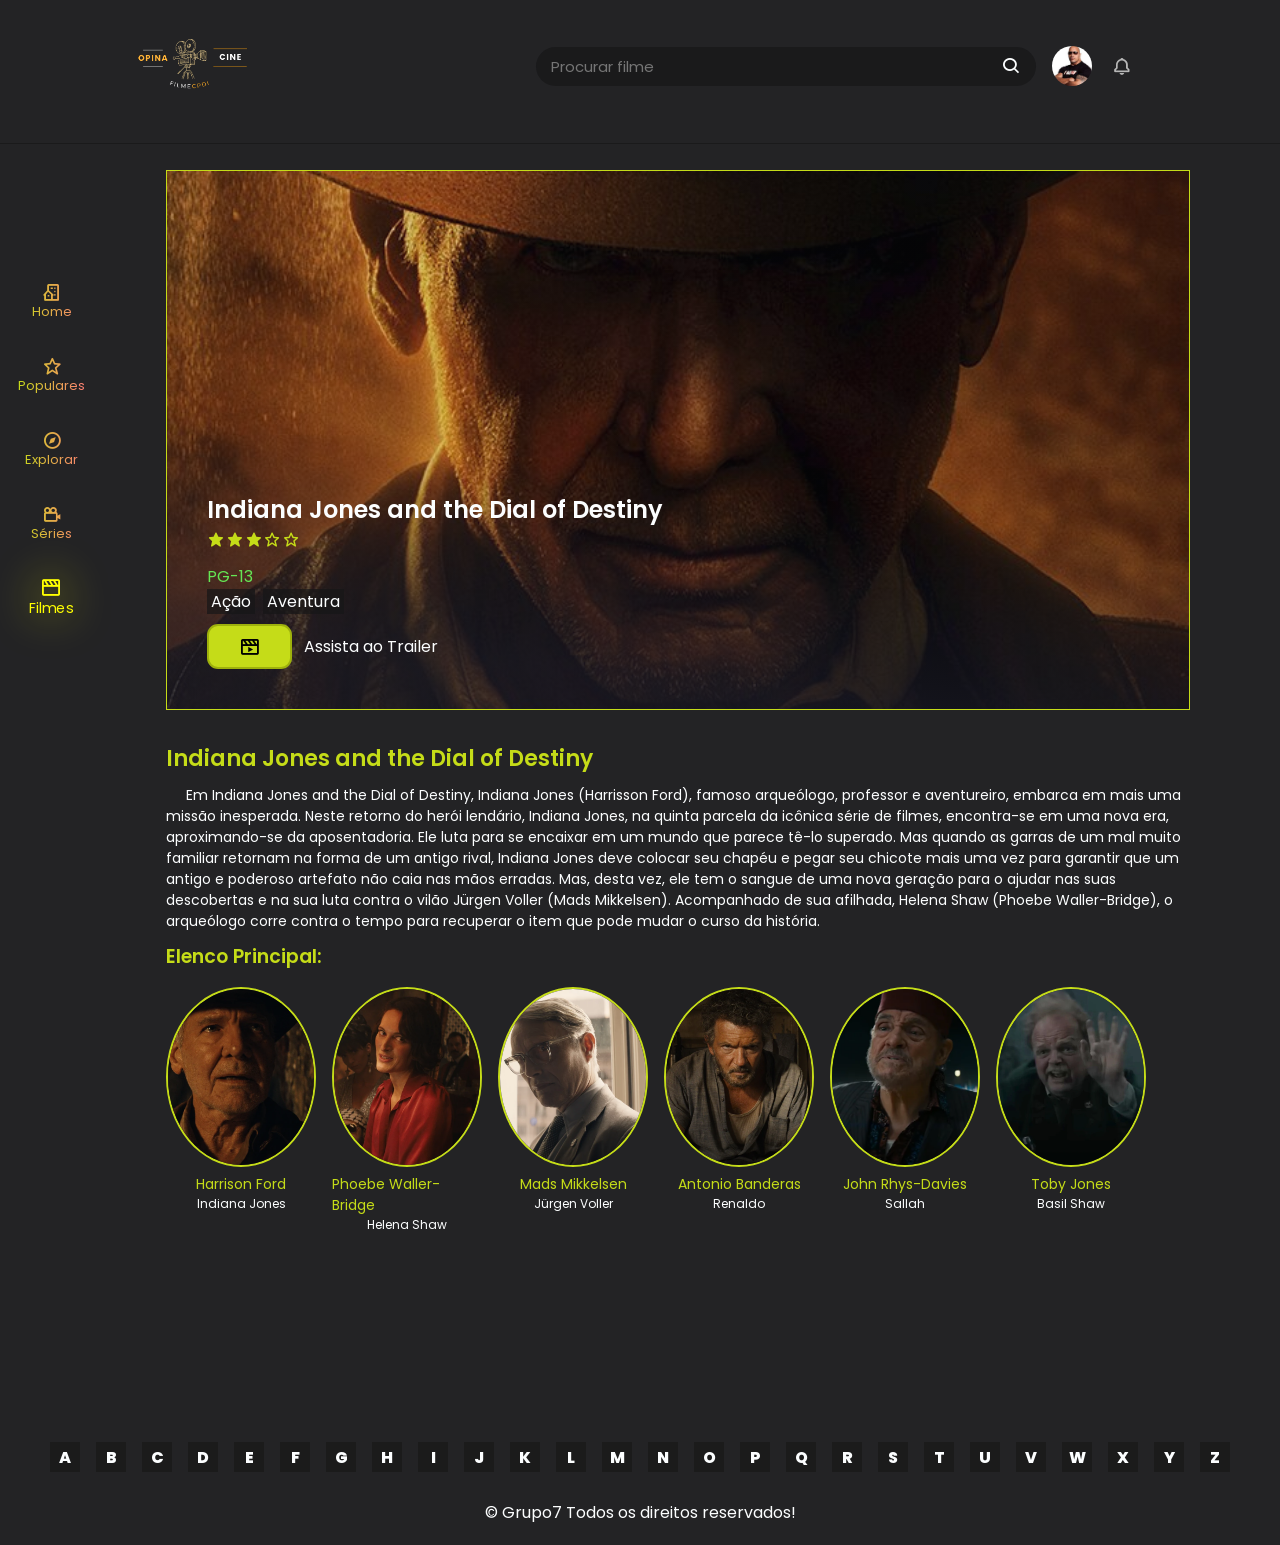
<file: pagina-play.html>
<!DOCTYPE html>
<html lang="pt-br">

<head>
    <html lang="pt-br">
    <meta charset="UTF-8">
    <meta name="viewport" content="width=device-width, initial-scale=1.0">
    <meta name="author" content="Matheus Borio, Paula Braz, Madu Serafim, Raphaella ">
    <meta name="description" content="Site para filmes e series.">
    <meta http-equiv="content-language" content="pt-br">
    <meta http-equiv="content-type" content="text/html; charset-UTF-8">
    <meta name="copyright" content="© 2023 Matheus Borio, Paula Braz, Madu Serafim, Raphaella ">
    <meta name="keywords" content="filmes, jogos, projeto de formatura">
    <meta name="robots" content="index">
    <meta http-equiv="imagetoolbar" content="no">
    <meta name="rating" content="general">
    <title>Indiana Jones and the Dial of Destiny</title>

    <!-- Link para o CSS-->
    <link rel="stylesheet" href="css/style.css">
    <!-- Icone -->
    <link rel="Icon" href="img/icon-logo1.png">
    <!-- Box Icons: https://boxicons.com -->
    <link href='https://unpkg.com/boxicons@2.1.4/css/boxicons.min.css' rel='stylesheet'>

</head>

<body>
    <!-- Header -->
    <header>
        <!-- Nav -->
        <div class="nav container">
            <!-- Logo -->
            <a href="index.html" class="logo">
                <img src="img/logo1.png" alt="" class="logo-img">
            </a>
            <!-- Barra de Procura -->
            <div class="search-box">
                <input type="search" name="" id="search-input" placeholder="Procurar filme">
                <i class='bx bx-search'></i>
            </div>
            <!-- Usuario -->
            <a href="#" class="user">
                <img src="img/user.jpg" alt="" class="user-img">
            </a>
            <!-- Notificação -->
            <a href="#" class="bell">
                <i class='bx bx-bell'></i>
            </a>
            <!-- Barra de Navegação -->
            <div class="navbar">
                <a href="index.html" class="nav-link"> <!-- deixa em relevo -->
                    <i class='bx bx-building-house'></i>
                    <span class="nav-link-title">Home</span>
                </a>
                <a href="index.html" class="nav-link">
                    <i class='bx bx-star'></i>
                    <span class="nav-link-title">Populares</span>
                </a>
                <a href="index.html" class="nav-link">
                    <i class='bx bx-compass'></i>
                    <span class="nav-link-title">Explorar</span>
                </a>
                <a href="index.html" class="nav-link">
                    <i class='bx bx-camera-movie'></i>
                    <span class="nav-link-title">Séries</span>
                </a>
                <a href="#" class="nav-link nav-active">
                    <i class='bx bx-movie'></i>
                    <span class="nav-link-title">Filmes</span>
                </a>
            </div>
        </div>
    </header>
    <main>
        <div class="play-container container">
            <!-- Play Imagem -->
            <img src="img/pagina-play/play-background.jpg" alt="" class="play-img">
            <!-- Play texto -->
            <div class="play-text">
                <h2>Indiana Jones and the Dial of Destiny</h2>
                <!-- Rating -->
                <div class="rating">
                    <i class='bx bxs-star' ></i>
                    <i class='bx bxs-star' ></i>
                    <i class='bx bxs-star' ></i>
                    <i class='bx bx-star' ></i>
                    <i class='bx bx-star' ></i>
                </div>
                <div class="tag-pg">
                    <span>PG-13</span>
                </div>
                <div class="tags">
                    <span>Ação</span>
                    <span>Aventura</span>
                </div>
                <!-- Trailer Botão -->
                <a href="#" class="watch-btn play-filme">                 
                    <i class='bx bx-movie-play' ></i>
                    <span>Assista ao Trailer</span>
                </a>
            </div>
            <!-- Video Container -->
            <div class="video-container">
                <!-- Video Box -->
                <div class="video-box">
                    <!-- <video id="videoplayer" src="" controls></video> -->
                    <iframe id="videoplayer" src="https://www.youtube.com/embed/GuFI9wcfD5k?" frameborder="0"></iframe>
                    <!-- Icone Fechar Video -->
                    <i class='bx bx-x fechar-video'></i>
                </div>
            </div>
        </div>
        <!-- Descrição do Filme -->
        <div class="sobre-filme container">
            <h2>Indiana Jones and the Dial of Destiny</h2>
            <p>Em Indiana Jones and the Dial of Destiny, Indiana Jones (Harrisson Ford), famoso arqueólogo, professor e aventureiro, embarca em mais uma missão inesperada. Neste retorno do herói lendário, Indiana Jones, na quinta parcela da icônica série de filmes, encontra-se em uma nova era, aproximando-se da aposentadoria. Ele luta para se encaixar em um mundo que parece tê-lo superado. Mas quando as garras de um mal muito familiar retornam na forma de um antigo rival, Indiana Jones deve colocar seu chapéu e pegar seu chicote mais uma vez para garantir que um antigo e poderoso artefato não caia nas mãos erradas. Mas, desta vez, ele tem o sangue de uma nova geração para o ajudar nas suas descobertas e na sua luta contra o vilão Jürgen Voller (Mads Mikkelsen). Acompanhado de sua afilhada, Helena Shaw (Phoebe Waller-Bridge), o arqueólogo corre contra o tempo para recuperar o item que pode mudar o curso da história.</p>
            <!-- Elenco -->
            <h2 class="elenco-heading">Elenco Principal&#58;</h2>
            <div class="elenco">
                <div class="elenco-box">
                    <img src="img/pagina-play/elenco1.jpg" alt="" class="elenco-img">
                    <span class="elenco-title">Harrison Ford <br></span>
                    <span class="elenco-char">Indiana Jones</span>
                </div>
                <div class="elenco-box">
                    <img src="img/pagina-play/elenco2.jpg" alt="" class="elenco-img">
                    <span class="elenco-title">Phoebe Waller-Bridge <br></span>
                    <span class="elenco-char">Helena Shaw</span>
                </div>
                <div class="elenco-box">
                    <img src="img/pagina-play/elenco3.jpg" alt="" class="elenco-img">
                    <span class="elenco-title">Mads Mikkelsen <br></span>
                    <span class="elenco-char">Jürgen Voller</span>
                </div>
                <div class="elenco-box">
                    <img src="img/pagina-play/elenco4.jpg" alt="" class="elenco-img">
                    <span class="elenco-title">Antonio Banderas <br></span>
                    <span class="elenco-char">Renaldo</span>
                </div>
                <div class="elenco-box">
                    <img src="img/pagina-play/elenco5.jpg" alt="" class="elenco-img">
                    <span class="elenco-title">John Rhys-Davies <br></span>
                    <span class="elenco-char">Sallah</span>
                </div>
                <div class="elenco-box">
                    <img src="img/pagina-play/elenco6.jpg" alt="" class="elenco-img">
                    <span class="elenco-title">Toby Jones <br></span>
                    <span class="elenco-char">Basil Shaw</span>
                </div>
            </div>
        </div>
    </main>
    <footer>
        <div class="lista-a-z">
            <div class="lista-a">
                <span>A</span>
            </div>
            <div class="lista-a">
                <span>B</span>
            </div>
            <div class="lista-a">
                <span>C</span>
            </div>
            <div class="lista-a">
                <span>D</span>
            </div>
            <div class="lista-a">
                <span>E</span>
            </div>
            <div class="lista-a">
                <span>F</span>
            </div>
            <div class="lista-a">
                <span>G</span>
            </div>
            <div class="lista-a">
                <span>H</span>
            </div>
            <div class="lista-a">
                <span>I</span>
            </div>
            <div class="lista-a">
                <span>J</span>
            </div>
            <div class="lista-a">
                <span>K</span>
            </div>
            <div class="lista-a">
                <span>L</span>
            </div>
            <div class="lista-a">
                <span>M</span>
            </div>
            <div class="lista-a">
                <span>N</span>
            </div>
            <div class="lista-a">
                <span>O</span>
            </div>
            <div class="lista-a">
                <span>P</span>
            </div>
            <div class="lista-a">
                <span>Q</span>
            </div>
            <div class="lista-a">
                <span>R</span>
            </div>
            <div class="lista-a">
                <span>S</span>
            </div>
            <div class="lista-a">
                <span>T</span>
            </div>
            <div class="lista-a">
                <span>U</span>
            </div>
            <div class="lista-a">
                <span>V</span>
            </div>
            <div class="lista-a">
                <span>W</span>
            </div>
            <div class="lista-a">
                <span>X</span>
            </div>
            <div class="lista-a">
                <span>Y</span>
            </div>
            <div class="lista-a">
                <span>Z</span>
            </div>
        </div>
        <!-- Copyright -->
        <div class="copyright">
            <p>&#169; Grupo7 Todos os direitos reservados!</p>
        </div>
    </footer>
    
    <!-- Arquivos do Swiper -->
    <script src="js/swiper-bundle.min.js"></script>
    <!-- Links do JS -->
    <script src="js/main.js"></script>
</body>
</html>
</file>
<file: css/style.css>
@import url('https://fonts.googleapis.com/css2?family=Poppins:wght@400;500;600;700&display=swap');

*{
    font-family: 'Poppins', sans-serif;
    margin: 0;
    padding: 0;
    scroll-behavior: smooth;
    box-sizing: border-box;
    scroll-padding-top: 32px;
}

:root{
    --main-color: #C5DC18;  
    --hover-color: #9eb10c;
    --body-color: #232325;
    --container-color: #161618b2;
    --text-color: #fcfeff;
}

  * {
    scrollbar-width: auto;
    scrollbar-color: #c5dc18 #232325;
  }

  /* Chrome, Edge, and Safari */
  *::-webkit-scrollbar {
    width: 10px;
  }

  *::-webkit-scrollbar-track {
    background: #232325;
  }

  *::-webkit-scrollbar-thumb {
    background-color: #c5dc18;
    border-radius: 3px;
    border: 0px none #c5dc18;
  }
::selection{
    background: var(--main-color);
    color: var(--container-color);
}
a{
    text-decoration: none;
}
li{
    list-style: none;
}
section{
    padding: 48px 0 32px;
}
img{
    width: 100%;
    max-width: auto;
}
.bx{
    cursor: pointer;
}
body{
    background: var(--body-color);
    color: var(--text-color);
}
.container{
    /* max-width: 100vw; */
    max-width: 80vw;
    margin: auto;
    width: 100%;
}
header{
    position: fixed;
    top: 0;
    left: 0;
    height: 16vh;
    width: 100%;
    background: var(--body-color);
    z-index: 100;
    border-bottom: 1px solid var(--container-color);
}
.nav{
    display: flex;
    align-items: center;    
    justify-content: center;
    padding-top: 1px;
}
.logo{
    display: flex;
    justify-content: flex-start;
    margin: 0 auto 0 0;
}

.logo-img{
    width: 125px;
    height: 130px;
    border-radius: 50%;
    -webkit-border-radius: 50%;
    -moz-border-radius: 50%;
    -ms-border-radius: 50%;
    -o-border-radius: 50%;
    object-fit: cover;
    object-position: center;
}

.search-box{
    max-width: 500px;
    width: 100%;
    display: flex;
    align-items: center;
    column-gap: 20px;
    padding: 8px 15px;
    background: var(--container-color);
    border-radius: 64px;
    -webkit-border-radius: 64px;
    -moz-border-radius: 64px;
    -ms-border-radius: 64px;
    -o-border-radius: 64px;
    margin-right: 16px;
}
.search-box .bx{
    font-size: 20px;
}
.search-box .bx:hover{
    color: var(--main-color);
}
#search-input{
    width: 100%;
    border: none;
    outline: none;
    color: var(--text-color);
    background: transparent;
    font-size: 15px;
}
.user{
    display: flex;
}
.user-img{
    width: 40px;
    height: 40px;
    border-radius: 50%;
    -webkit-border-radius: 50%;
    -moz-border-radius: 50%;
    -ms-border-radius: 50%;
    -o-border-radius: 50%;
    object-fit: cover;
    object-position: top;
}
.bell .bx{
    padding: 20px;
    display: flex;
    font-size: 20px;
    align-items: center;
    color: #b7b7b7;
}
.bell .bx:hover{
    color: var(--main-color);
    transition: 0.3;
    -webkit-transition: 0.3;
    -moz-transition: 0.3;
    -ms-transition: 0.3;
    -o-transition: 0.3;
    transform: scale(1.1);
    -webkit-transform: scale(1.1);
    -moz-transform: scale(1.1);
    -ms-transform: scale(1.1);
    -o-transform: scale(1.1);
}
/* Navbar */
.navbar{
    position: fixed;
    left: 25px;
}
.navbar{
    position: fixed;
    top: 50%;
    transform: translateY(-50%);
    -webkit-transform: translateY(-50%);
    -moz-transform: translateY(-50%);
    -ms-transform: translateY(-50%);
    -o-transform: translateY(-50%);
    left: 18px;
    display: flex;
    flex-direction: column;
    row-gap: 34px;
}
.nav-link{
    display: flex;
    flex-direction: column;
    align-items: center;
    /*color: #b7b7b7;
    /*  */
    transition: 300ms;
    background: #C5DC18;
    background: -webkit-linear-gradient(to right, #C5DC18 0%, #FF7E75 100%);
    background: -moz-linear-gradient(to right, #C5DC18 0%, #FF7E75 100%);
    background: linear-gradient(to right, #C5DC18 0%, #FF7E75 100%);
    -webkit-background-clip: text;
    -webkit-text-fill-color: transparent;
    -webkit-transition: 300ms;
    -moz-transition: 300ms;
    -ms-transition: 300ms;
    -o-transition: 300ms;
}
.nav-link:hover,
.nav-active{
    /*color: var(--text-color);
    */background: #C5DC18;
    background: -webkit-linear-gradient(to right, #C5DC18 77%, #FF7E75 100%);
    background: -moz-linear-gradient(to right, #C5DC18 77%, #FF7E75 100%);
    background: linear-gradient(to right, #C5DC18 77%, #FF7E75 100%);
    -webkit-background-clip: text;
    -webkit-text-fill-color: transparent;
    transition:0.3s;
    -webkit-transition:0.3s;
    -moz-transition:0.3s;
    -ms-transition:0.3s;
    -o-transition:0.3s;
    transform: scale(1.1);
    -webkit-transform: scale(1.1);
    -moz-transform: scale(1.1);
    -ms-transform: scale(1.1);
    -o-transform: scale(1.1);
    -webkit-transition: 0.;
    filter: drop-shadow(0 0 20px #C5DC18) contrast(2) brightness(4);
    -webkit-filter: drop-shadow(0 0 20px #C5DC18) contrast(2) brightness(4);
}
.nav-link .bx{
    font-size: 20px;
}
.nav-link-title{
    font-size: 13px;
}
/* Home */
main{
    margin-left: 6%;
    margin-top: 134px;
}
.home{
    position: relative;
    min-height: 470px;
    display: flex;
    align-items: center;
    margin-top: 15vh;
    border-radius: 8px;
    -webkit-border-radius: 8px;
    -moz-border-radius: 8px;
    -ms-border-radius: 8px;
    -o-border-radius: 8px;
}
.home-img{
    position: absolute;
    width: 100%;
    height: 100%;
    z-index: -1;
    object-fit: cover;
    border-radius: 8px;
    -webkit-border-radius: 8px;
    -moz-border-radius: 8px;
    -ms-border-radius: 8px;
    -o-border-radius: 8px;
    border: 1px solid var(--main-color);
}
.home-text{
    padding-left: 40px;
}
.home-title{
    font-size: 32px;
    font-weight: 600;
}
.home-text p{
    font-size: 16px;
    margin: 10px 0 20px;
    color: var(--main-color);
}
.watch-btn{
    display: flex;
    align-items: center;
    column-gap: 12px;
    color: var(--text-color);
}
.watch-btn .bx{
    /*font-size: 21px;
    background: var(--main-color);
    width: 110px;
    height: 35px;
    border-radius: 4px;
    -webkit-border-radius: 4px;
    -moz-border-radius: 4px;
    -ms-border-radius: 4px;
    -o-border-radius: 4px;
    display: flex;
    align-items: center;
    justify-content: center;
    */font-size: 21px;
    color: #000;
    background-color: #c5dc18;
    padding: 10px 30px;
    border: solid var(--hover-color) 2px;
    box-shadow: none;
    border-radius: 11px;
    transition: 1000ms;
    transform: translateY(0);
    -webkit-transition: 1000ms;
    -moz-transition: 1000ms;
    -ms-transition: 1000ms;
    -o-transition: 1000ms;
}
.watch-btn .bx:hover{
    /*background: var(--hover-color);
    */transition: 1000ms;
    padding: 10px 36px;
    transform: translateY(-0px);
    background-color: #9eb10c;
    /*color: #9eb10c;
    */border: solid 2px var(--main-color);
    -webkit-transform: translateY(-0px);
    -moz-transform: translateY(-0px);
    -ms-transform: translateY(-0px);
    -o-transform: translateY(-0px);
    filter: drop-shadow(0 0 20px var(--hover-color)) contrast(2) brightness(1);
    -webkit-filter: drop-shadow(0 0 20px var(--hover-color)) contrast(2) brightness(1);
}
.watch-btn span{
    font-size: 16px;
    font-weight: 400;
}
/* Heading */
.heading{
    display: flex;
    align-items: center;
    justify-content: space-between;
    background: var(--container-color);
    padding: 8px 14px;
    border: 1px solid #fafdff1a;
    margin-bottom: 32px;
}
.heading-title{
    font-size: 19px;
    font-weight: 500;
}
/* Movie Box */
.swiper-slide .filme-box{
    position: relative;
    width: 100%;
    /* height: 680px; */
    height: 680px;
    overflow: hidden;
}
.swiper-slide .filme-title{
    font-size: 40px;
}
.swiper-slide .filme-type{
    font-weight: 700;
}
.filme-box{
    position: relative;
    width: 100%;
    height: 480px;
    overflow: hidden;
}
.filme-box-img{
    width: 100%;
    height: 100%;
    /* object-fit: cover; */
    object-fit: fill;
    transition: 0.5s;
}
.filme-box .box-text{
    position: absolute;
    bottom: 0;
    left: 0;
    width: 100%;
    height: 100%;
    display: flex;
    flex-direction: column;
    justify-content: flex-start;
    padding: 14px;
    background: linear-gradient(
    8deg, 
    #1e1e2a27 14%,
    #1e1e2a88 44%
    );
    overflow: hidden;
}
.filme-title{
    font-size: 28px;    
    font-weight: 500;
    color: var(--main-color);
}
.filme-type{
    font-size: 15px;
}
.play-btn{
    position: absolute;
    bottom: 5%;
    /* bottom: 95px; */
    /* right: 25px; */
    left: 25px;
}

/* Swiper Btn */
.swiper-btn{
    display: flex;
}
.swiper-button-next,
.swiper-button-prev{
    position: static !important;
    margin: 0 0 0 10px !important;
}
.swiper-button-next::after,
.swiper-button-prev::after{
    color: var(--text-color);
    font-size: 18px !important;
    font-weight: 700;
}
/* Filmes */
.filmes .heading{
    padding: 10px 14px;
}
.filmes-content{
    display: grid;
    grid-template-columns: repeat(auto-fit, minmax(247px, 1fr));
    gap: 25px;
}
.filmes-content .filme-box:hover .filme-box-img{
    transform: scale(1.1);
    -webkit-transform: scale(1.1);
    -moz-transform: scale(1.1);
    -ms-transform: scale(1.1);
    -o-transform: scale(1.1);
    transition: 0.5s;
    -webkit-transition: 0.5s;
    -moz-transition: 0.5s;
    -ms-transition: 0.5s;
    -o-transition: 0.5s;
}
.copyright{
    text-align: center;
    padding: 20px;
}
/* Play Container */
.play-container{
    position: relative;
    min-height: 540px;
    margin-top: 170px;
    border: 1px solid var(--main-color);
}
.play-img{
    position: absolute;
    width: 100%;
    height: 100%;
    object-fit: cover;
    object-position: top;   /* Só sei que funciona */
    z-index: -1;
}
.play-text{
    position: absolute;
    bottom: 0;
    left: 0;
    width: 100%;
    height: 100%;
    display: flex;
    flex-direction: column;
    justify-content: flex-end;
    padding: 40px;
    background: linear-gradient(
    8deg, 
    #1e1e2ab0 14%,
    #1e1e2a25 44%
    );
}
.play-text h2{
    font-size: 24px;
    font-weight: 600;
}
.rating{
    display: flex;
    align-items: center;
    column-gap: 2px;
    font-size: 17px;
    color: var(--main-color);
    margin-top: 4px;
}
.tag-pg{
    display: flex;
    margin-top: 16px;
    color: #65e754;
}
.tags{
    display: flex;
    align-items: center;
    column-gap: 8px;
    margin: 0 0 10px 0;
}
.tags span{
    background: var(--container-color);
    padding: 0 4px;
}
/* Séries */
/** Caso for fazer de um jeito diferente */
/* Video Container */
.video-container{
    position: fixed;
    top: 0;
    left: 0;
    display: none;
    align-items: center;
    justify-content: center;
    width: 100%;
    height: 100vh;
    background: #2e2f3899;
    z-index: 200;
}
.video-container.mostrar-video{
    display: flex;
}
.video-box{
    position: relative;
    width: 92%;
    height: 80%;
    display: flex;
    margin-top: 100px;
    margin-left: 100px;
}
.video-box #videoplayer{
    width: 100%;
    aspect-ratio: 16/9;
}
.fechar-video{
    position: absolute;
    top: -48px;
    right: 0;
    font-size: 40px;
    color: var(--main-color);
}
/* Sobre Filme */
.sobre-filme{
    margin-top: 32px;
}
.sobre-filme h2{
    font-size: 22px;
    font-weight: 600;
    color: var(--main-color);
}
.sobre-filme p{
    /* max-width: 800px; */
    font-size: 14px;
    margin: 10px 0;
    text-indent: 20px;
}
/* Elenco */
.elenco-heading{
    font-size: 19px !important;
    font-weight: 600;
    margin-bottom: 16px;
    color: var(--main-color);
}
.elenco{
    display: grid;
    grid-template-columns: repeat(auto-fit,minmax(150px, 150px));
    gap: 16px;
}
.elenco-img{
    width: 150px;
    height: 180px;
    object-fit: cover;
    object-position: center;
    border-radius: 50%;
    -webkit-border-radius: 50%;
    -moz-border-radius: 50%;
    -ms-border-radius: 50%;
    -o-border-radius: 50%;
    border: 2px solid var(--main-color);
}
.elenco-box{
    transition: 0.5s;
}

.elenco .elenco-box:hover{
    transform: scale(1.1);
    -webkit-transform: scale(1.1);
    -moz-transform: scale(1.1);
    -ms-transform: scale(1.1);
    -o-transform: scale(1.1);
    transition: 0.5s;
    -webkit-transition: 0.5s;
    -moz-transition: 0.5s;
    -ms-transition: 0.5s;
    -o-transition: 0.5s;
}
.elenco-title{
    font-size: 14px;
    color: var(--main-color);
    display: flex;
    justify-content: center;
}
.elenco-char{
    font-size: 12px;
    display: flex;
    justify-content: center;
}
footer{
    margin-top: 200px;
}
.lista-a-z{
    display: flex;
    justify-content: center;
    align-items: center;
}
.lista-a{
    display: flex;
    justify-content: center;
    align-items: center;
    margin: 8px;
    font-weight: 800;
    background: #1b1b1b;
    color: var(--text-color);
    width: 30px;
    height: 30px;
}
.lista-a:hover{
    color: var(--main-color);
    cursor: pointer;
}
/** Responsivo */
@media(max-width:1200px){
    .navbar{
        bottom: auto;
        left: 0;
        right: 0;
        /* top: 139px; */
        top: 16vh;
        transform: translateY(0);
        -webkit-transform: translateY(0);
        -moz-transform: translateY(0);
        -ms-transform: translateY(0);
        -o-transform: translateY(0);
        flex-direction: row;
        justify-content: space-evenly;
        row-gap: 1px;
        padding: 10px;
        border-bottom: 1px solid #fafdff0d;
        background: linear-gradient(8deg, 
        #23232527,
        #232325da);
    }
    .nav-link .bx{
        font-size: 24px;
    }
}
@media (max-width:1100px){
    .filme-box{
        height: 340px;
    }
    .filmes-content{
        grid-template-columns: repeat(auto-fit, minmax(214px, 1fr));
    }
}
@media (max-width:910px){
    .nav{
        padding: 0;
        margin-top: -10px;
    }
    .filmes-content{
        & > div{
            margin: auto;
        }
    }
    .lista-a-z{
        display: none;
    }
    .navbar{
        display: none;
    }
    .search-box{
        display: none;
    }
    .home{
        min-height: 440px;
        /* margin-top: 155px; */
        margin-top: 16vh;
    }
    .home-text{
        padding-left: 25px;
    }
    .home-title{
        font-size: 25px;
    }
    .watch-btn span{
        font-size: 14px;
    }
    .watch-btn .bx{
        width: 50px;
        display: flex;
        justify-content: center;
    }
    .swiper-slide .watch-btn .bx{
        margin-bottom: 25vh;
    }
    .filme-title{
        font-size: 26px;
        padding-right: 30px;
    }
    .swiper-slide{
        max-height: 440px;
    }
    .swiper-slide .filme-title{
        font-size: 32px;
    }
    .filme-box{
        max-width: 300px;
        height: 440px;
    }
    .filme-box-img{
        max-height: 440px;
        object-fit: cover;
    }
    .play-container{
        min-height: 440px;
    }
    .video-box{
        max-width: 800px;
        max-height: 440px;
        right: 5%;
    }
    .elenco{
        justify-content: center;
    }
}
@media(max-width:768px){
    .home-img{
        max-height: 300px;
    }
    .swiper-slide .filme-title{
        font-size: 30px;
    }
    .play-container{
        min-height: 320px;
    }
    .video-box{
        max-width: 800px;
        max-height: 320px;
        right: 5%;
        bottom: 20%;
    }
}
</file>
